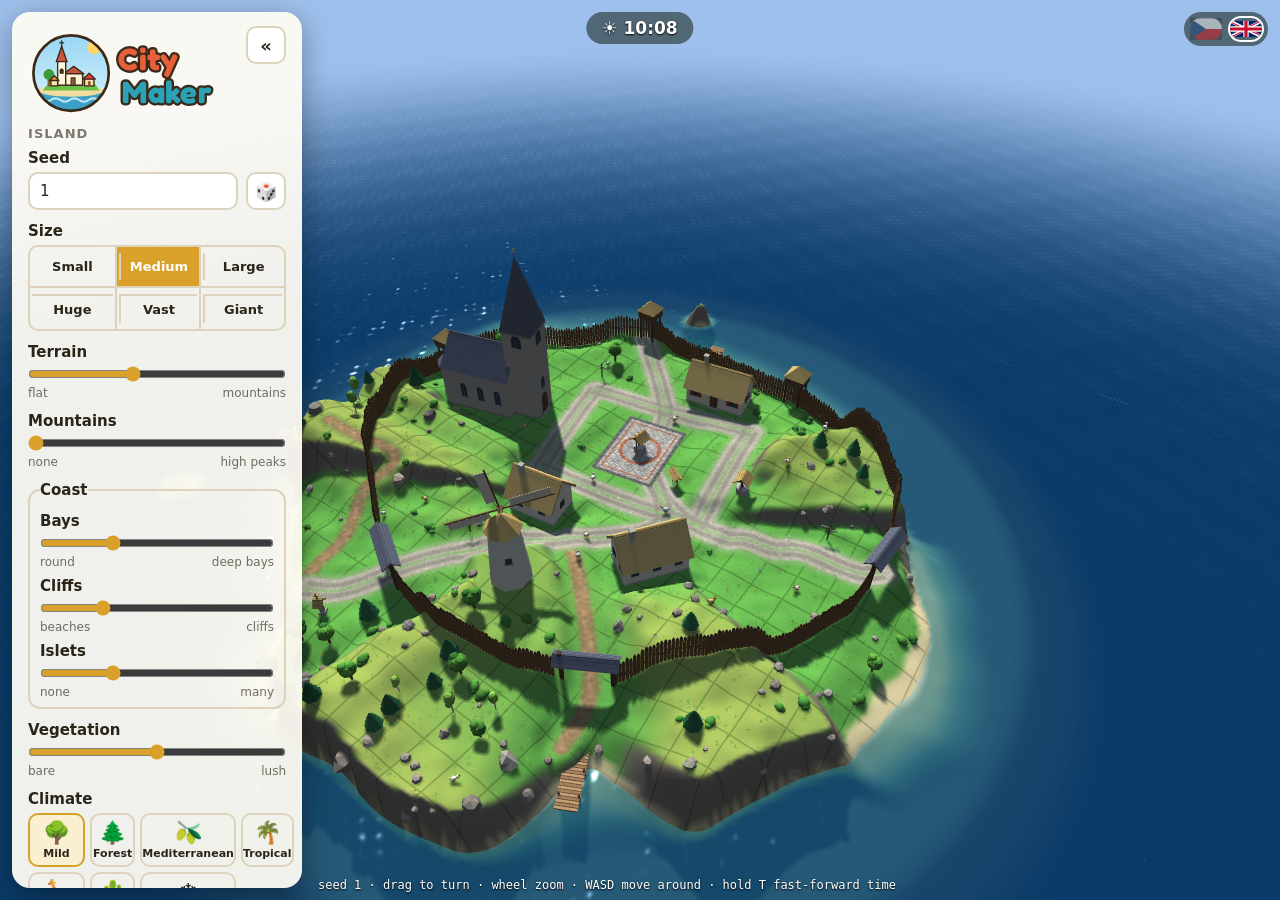
<file: index.html>
<!DOCTYPE html>
<html lang="en">
<head>
  <meta charset="utf-8">
  <title>CityMaker</title>
  <!-- The app lives in static/. This page lets `python -m http.server` run from the project root. -->
  <meta http-equiv="refresh" content="0; url=static/">
  <link rel="icon" href="static/favicon.svg" type="image/svg+xml">
</head>
<body>
  <p><a href="static/">Open CityMaker</a></p>
  <script>location.replace("static/" + location.search);</script>
</body>
</html>
</file>
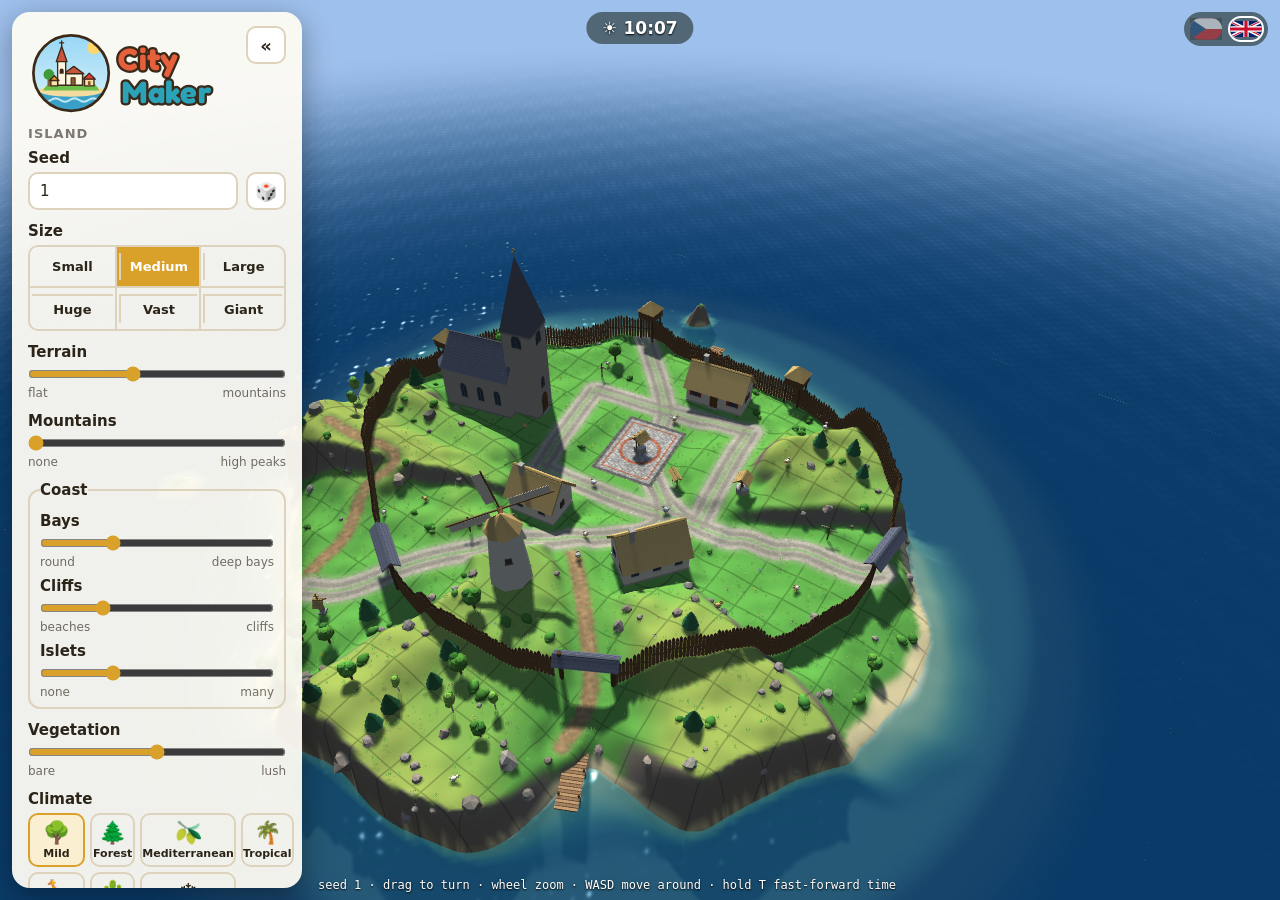
<file: static/index.html>
<!DOCTYPE html>
<html lang="en">
<head>
  <meta charset="utf-8">
  <meta name="viewport" content="width=device-width, initial-scale=1, viewport-fit=cover">
  <title>CityMaker</title>
  <link rel="icon" href="favicon.svg" type="image/svg+xml">
  <link rel="preconnect" href="https://fonts.googleapis.com">
  <link rel="preconnect" href="https://fonts.gstatic.com" crossorigin>
  <link rel="stylesheet" href="https://fonts.googleapis.com/css2?family=Fredoka:wght@600;700&display=swap">
  <link rel="stylesheet" href="css/style.css">
</head>
<body>
  <canvas id="game" tabindex="-1"></canvas>

  <aside id="editor" aria-labelledby="editor-title">
    <div class="editor-head">
      <h1 class="logo">
        <svg viewBox="0 0 312 140" role="img" aria-labelledby="logo-title">
          <title id="logo-title">CityMaker</title>
          <defs>
            <clipPath id="logo-badge"><circle cx="64" cy="70" r="56"/></clipPath>
            <linearGradient id="logo-sky" x1="0" y1="0" x2="0" y2="1">
              <stop offset="0" stop-color="#8fd3f4"/>
              <stop offset="1" stop-color="#e3f6fc"/>
            </linearGradient>
          </defs>
          <!-- Badge: a little town on an island -->
          <circle cx="64" cy="70" r="60" fill="#fffaf0"/>
          <g clip-path="url(#logo-badge)" stroke="#3b2a1a" stroke-linejoin="round">
            <rect x="0" y="0" width="140" height="140" fill="url(#logo-sky)" stroke="none"/>
            <circle cx="98" cy="32" r="10" fill="#ffd66b" stroke="none"/>
            <rect x="0" y="96" width="140" height="40" fill="#3aa0c8" stroke="none"/>
            <path d="M6 110 q7 -5 14 0 t14 0 t14 0 t14 0 t14 0 t14 0 t14 0 t14 0" fill="none" stroke="#bfe8f5" stroke-width="3" stroke-linecap="round"/>
            <ellipse cx="64" cy="96" rx="48" ry="9" fill="#f3dca0" stroke="none"/>
            <path d="M22 96 Q40 70 64 72 Q90 68 106 96 Z" fill="#6cc04a" stroke="none"/>
            <!-- tree -->
            <rect x="29" y="74" width="4" height="16" rx="2" fill="#8a5a33" stroke="none"/>
            <circle cx="31" cy="72" r="8" fill="#3f9a3a" stroke="none"/>
            <!-- church: tower with a spire, and the nave -->
            <rect x="55" y="70" width="26" height="18" fill="#fff4dc" stroke-width="2"/>
            <path d="M53 71 L68 60 L83 71 Z" fill="#c8553d" stroke-width="2"/>
            <rect x="44" y="52" width="12" height="36" fill="#fff4dc" stroke-width="2"/>
            <path d="M42 53 L50 30 L58 53 Z" fill="#c8553d" stroke-width="2"/>
            <path d="M50 30 v-8 m-3 3 h6" stroke-width="2" stroke-linecap="round" fill="none"/>
            <path d="M47 66 a3 3 0 0 1 6 0 v5 h-6 z" fill="#3b2a1a" stroke="none"/>
            <rect x="64" y="77" width="6" height="11" fill="#8a5a33" stroke-width="1.5"/>
            <!-- houses -->
            <rect x="84" y="78" width="14" height="11" fill="#ffe2a8" stroke-width="2"/>
            <path d="M82 79 L91 70 L100 79 Z" fill="#e5383b" stroke-width="2"/>
            <rect x="89" y="82" width="4" height="7" fill="#8a5a33" stroke="none"/>
            <rect x="34" y="80" width="10" height="9" fill="#ffe2a8" stroke-width="2"/>
            <path d="M32 81 L39 74 L46 81 Z" fill="#f39b2f" stroke-width="2"/>
          </g>
          <circle cx="64" cy="70" r="56" fill="none" stroke="#3b2a1a" stroke-width="4"/>
          <!-- Wordmark -->
          <text x="134" y="66" class="logo-word logo-city">City</text>
          <text x="140" y="114" class="logo-word logo-maker">Maker</text>
        </svg>
      </h1>
      <button type="button" id="hide-panel" class="icon-button" data-t-title="hidePanel">«</button>
    </div>
    <h2 id="editor-title" data-t="editorTitle"></h2>

    <form id="options">
      <div class="field">
        <label for="opt-seed" data-t="seed"></label>
        <div class="row">
          <input id="opt-seed" name="seed" type="number" min="0" max="2147483647" step="1" inputmode="numeric" required>
          <button type="button" id="random-seed" class="icon-button" data-t-title="randomSeed">🎲</button>
        </div>
      </div>
      <fieldset class="field">
        <legend data-t="size"></legend>
        <div class="segmented" id="opt-size"></div>
      </fieldset>
      <div class="field">
        <label for="opt-hilliness" data-t="hilliness"></label>
        <input id="opt-hilliness" name="hilliness" type="range" min="0" max="100" step="1">
        <div class="ends"><span data-t="hillinessLow"></span><span data-t="hillinessHigh"></span></div>
      </div>
      <div class="field">
        <label for="opt-peaks" data-t="peaks"></label>
        <input id="opt-peaks" name="peaks" type="range" min="0" max="100" step="1">
        <div class="ends"><span data-t="peaksLow"></span><span data-t="peaksHigh"></span></div>
      </div>
      <fieldset class="field group">
        <legend data-t="coast"></legend>
        <div class="field">
          <label for="opt-bays" data-t="bays"></label>
          <input id="opt-bays" name="bays" type="range" min="0" max="100" step="1">
          <div class="ends"><span data-t="baysLow"></span><span data-t="baysHigh"></span></div>
        </div>
        <div class="field">
          <label for="opt-cliffs" data-t="cliffs"></label>
          <input id="opt-cliffs" name="cliffs" type="range" min="0" max="100" step="1">
          <div class="ends"><span data-t="cliffsLow"></span><span data-t="cliffsHigh"></span></div>
        </div>
        <div class="field">
          <label for="opt-islets" data-t="islets"></label>
          <input id="opt-islets" name="islets" type="range" min="0" max="100" step="1">
          <div class="ends"><span data-t="isletsLow"></span><span data-t="isletsHigh"></span></div>
        </div>
      </fieldset>
      <div class="field">
        <label for="opt-vegetation" data-t="vegetation"></label>
        <input id="opt-vegetation" name="vegetation" type="range" min="0" max="100" step="1">
        <div class="ends"><span data-t="vegetationLow"></span><span data-t="vegetationHigh"></span></div>
      </div>
      <fieldset class="field">
        <legend data-t="climate"></legend>
        <div class="climates" id="opt-climate"></div>
      </fieldset>
      <fieldset class="field">
        <legend data-t="settlement"></legend>
        <div class="segmented" id="opt-settlement"></div>
      </fieldset>
      <fieldset class="field group" id="buildings-group">
        <legend data-t="buildingsTitle"></legend>
        <div class="field">
          <label for="opt-architecture" data-t="architecture"></label>
          <select id="opt-architecture" name="architecture"></select>
        </div>
        <div class="field">
          <label for="opt-temple" data-t="temple"></label>
          <select id="opt-temple" name="temple"></select>
        </div>
        <div class="field">
          <label for="opt-density" data-t="density"></label>
          <input id="opt-density" name="density" type="range" min="0" max="100" step="1">
          <div class="ends"><span data-t="densityLow"></span><span data-t="densityHigh"></span></div>
        </div>
        <div class="field">
          <label for="opt-height" data-t="height"></label>
          <input id="opt-height" name="height" type="range" min="0" max="100" step="1">
          <div class="ends"><span data-t="heightLow"></span><span data-t="heightHigh"></span></div>
        </div>
        <div class="field">
          <label for="opt-variety" data-t="variety"></label>
          <input id="opt-variety" name="variety" type="range" min="0" max="100" step="1">
          <div class="ends"><span data-t="varietyLow"></span><span data-t="varietyHigh"></span></div>
        </div>
        <div class="features" id="opt-features"></div>
      </fieldset>
      <button type="submit" class="primary" id="generate" data-t="generate"></button>
    </form>

    <div class="actions">
      <button type="button" id="explore" class="secondary" data-t="explore"></button>
      <div class="row">
        <button type="button" id="export" data-t="exportJson"></button>
        <button type="button" id="export-glb" data-t="exportGlb" data-t-title="exportGlbTitle"></button>
      </div>
      <button type="button" id="import" data-t="importJson"></button>
      <input id="import-file" type="file" accept=".json,application/json" hidden>
      <label class="check"><input type="checkbox" id="show-grid" checked> <span data-t="showGrid"></span></label>
    </div>
    <p id="stats"></p>
    <p id="message" role="alert" hidden></p>
  </aside>

  <button type="button" id="show-panel" class="pill" data-t-title="showPanel" hidden>☰</button>
  <button type="button" id="back-button" class="pill" data-t-title="backToEditorTitle" hidden>← <span data-t="backToEditor"></span></button>
  <div id="clock" class="pill" data-t-title="clockTitle">☀ 10:00</div>
  <div id="lang" role="group"></div>

  <div id="start" role="dialog" aria-modal="true" aria-labelledby="start-title" hidden>
    <div class="panel">
      <h2 id="start-title" data-t="chooseTitle"></h2>
      <div class="cards"></div>
      <p class="note" data-t="chooseNote"></p>
      <button type="button" class="cancel" data-t="cancel"></button>
    </div>
  </div>

  <div id="stick" hidden><div class="knob"></div></div>
  <button id="time-button" class="touch-button" type="button" data-t-title="timeButton">⏩</button>
  <div id="hud">loading…</div>
  <script type="module" src="js/main.js"></script>
</body>
</html>
</file>
<file: static/css/style.css>
html, body {
  margin: 0;
  height: 100%;
  background: #111;
  overflow: hidden;
}

#game {
  display: block;
  width: 100vw;
  height: 100vh;
}

#hud {
  position: fixed;
  bottom: 8px;
  left: 8px;
  font: 12px monospace;
  color: #fff;
  text-shadow: 0 1px 2px #000;
}

[hidden] {
  display: none !important;
}

#lang {
  position: fixed;
  top: 12px;
  right: 12px;
  display: flex;
  gap: 4px;
  padding: 4px;
  border-radius: 999px;
  background: rgba(20, 30, 20, 0.55);
}

#lang button {
  display: block;
  width: 36px;
  height: 26px;
  padding: 0;
  border: 2px solid transparent;
  border-radius: 999px;
  overflow: hidden;
  background: none;
  cursor: pointer;
  opacity: 0.5;
  transition: opacity 0.15s, border-color 0.15s;
}

#lang button svg {
  display: block;
  width: 100%;
  height: 100%;
}

#lang button:hover,
#lang button:focus-visible {
  opacity: 0.85;
}

#lang button[aria-pressed="true"] {
  opacity: 1;
  border-color: #fff;
}

/* ---- Touch controls ---- */

html, body, #game {
  touch-action: none;           /* no browser pan/zoom gestures over the game */
  overscroll-behavior: none;
  -webkit-user-select: none;
  user-select: none;
  -webkit-tap-highlight-color: transparent;
}

#stick {
  position: fixed;
  width: 112px;
  height: 112px;
  margin: -56px 0 0 -56px;
  border-radius: 50%;
  background: rgba(255, 255, 255, 0.12);
  border: 2px solid rgba(255, 255, 255, 0.45);
  pointer-events: none;
}

#stick .knob {
  position: absolute;
  left: 32px;
  top: 32px;
  width: 48px;
  height: 48px;
  border-radius: 50%;
  background: rgba(255, 255, 255, 0.7);
  box-shadow: 0 2px 6px rgba(0, 0, 0, 0.35);
}

.touch-button {
  position: fixed;
  display: none;
  width: 64px;
  height: 64px;
  border: 2px solid rgba(255, 255, 255, 0.6);
  border-radius: 50%;
  background: rgba(20, 30, 20, 0.55);
  color: #fff;
  font-size: 28px;
  line-height: 1;
  touch-action: manipulation;
}

body.touch .touch-button {
  display: block;
}

#time-button {
  right: calc(20px + env(safe-area-inset-right));
  bottom: calc(28px + env(safe-area-inset-bottom));
  width: 52px;
  height: 52px;
  font-size: 22px;
}

#time-button.active {
  background: rgba(210, 160, 40, 0.8);
}

body.touch #hud {
  bottom: auto;
  top: calc(64px + env(safe-area-inset-top));
  left: calc(12px + env(safe-area-inset-left));
  max-width: 60vw;
  padding: 4px 8px;
  border-radius: 6px;
  background: rgba(20, 30, 20, 0.55);
  animation: fade-help 10s forwards;
}

@keyframes fade-help {
  80% { opacity: 1; }
  100% { opacity: 0; visibility: hidden; }
}

#lang {
  top: calc(12px + env(safe-area-inset-top));
  right: calc(12px + env(safe-area-inset-right));
}

/* ---- Start screen: avatar choice ---- */

#start {
  position: fixed;
  inset: 0;
  display: grid;
  place-items: center;
  padding: 16px;
  background: rgba(10, 30, 40, 0.45);
  -webkit-backdrop-filter: blur(3px);
  backdrop-filter: blur(3px);
  z-index: 5;
}

#lang {
  z-index: 10; /* the language can be switched over the dialogs too */
}

#start .panel {
  max-width: 760px;
  padding: 20px 24px;
  border-radius: 18px;
  background: rgba(255, 252, 245, 0.95);
  color: #2b2418;
  text-align: center;
  font: 16px system-ui, sans-serif;
  box-shadow: 0 8px 30px rgba(0, 0, 0, 0.4);
}

.logo-word {
  font-family: "Fredoka", "Arial Rounded MT Bold", "Trebuchet MS", system-ui, sans-serif;
  font-weight: 700;
  font-size: 46px;
  stroke: #3b2a1a;
  stroke-width: 7px;
  stroke-linejoin: round;
  paint-order: stroke;
  letter-spacing: 0.5px;
}

.logo-city {
  fill: #e5603b;
}

.logo-maker {
  fill: #2aa3b8;
}

#start h2 {
  margin: 0 0 14px;
  font-size: 22px;
}

#start .cards {
  display: grid;
  grid-template-columns: repeat(4, 1fr);
  gap: 12px;
}

#start .card {
  position: relative;
  display: flex;
  flex-direction: column;
  align-items: center;
  padding: 8px 8px 10px;
  border: 3px solid transparent;
  border-radius: 14px;
  background: linear-gradient(#bfe3f5, #e9f6e3);
  color: inherit;
  font: 600 16px system-ui, sans-serif;
  cursor: pointer;
  transition: transform 0.12s, border-color 0.12s;
  touch-action: manipulation;
}

#start .card:hover,
#start .card:focus-visible {
  transform: translateY(-3px);
  border-color: #d9a02a;
  outline: none;
}

#start .card canvas {
  width: 140px;
  height: 140px;
  max-width: 100%;
  aspect-ratio: 1;
}

#start .card .key {
  position: absolute;
  top: 6px;
  left: 8px;
  font-size: 12px;
  opacity: 0.5;
}

body.touch #start .card .key {
  display: none;
}

#start .note {
  margin: 14px 0 0;
  font-size: 14px;
  opacity: 0.8;
}

#start .cancel {
  margin-top: 12px;
  padding: 8px 22px;
  border: 2px solid #c9bda4;
  border-radius: 999px;
  background: none;
  color: inherit;
  font: 600 15px system-ui, sans-serif;
  cursor: pointer;
}

@media (max-width: 640px), (max-height: 420px) {
  #start .panel {
    padding: 14px;
  }
  #start h2 {
    font-size: 18px;
    margin-bottom: 10px;
  }
  #start .card canvas {
    width: 96px;
    height: 96px;
  }
}

@media (max-width: 480px) {
  #start .cards {
    grid-template-columns: repeat(2, 1fr);
  }
}

/* ---- Pills: clock, back to the editor, show the panel ---- */

.pill {
  position: fixed;
  top: calc(12px + env(safe-area-inset-top));
  padding: 6px 16px;
  border: 0;
  border-radius: 999px;
  background: rgba(20, 30, 20, 0.55);
  color: #fff;
  font: 600 17px system-ui, sans-serif;
  text-shadow: 0 1px 2px #000;
}

button.pill {
  cursor: pointer;
  touch-action: manipulation;
}

button.pill:hover,
button.pill:focus-visible {
  background: rgba(20, 30, 20, 0.75);
}

#clock {
  left: 50%;
  transform: translateX(-50%);
  font-variant-numeric: tabular-nums;
  user-select: none;
  pointer-events: none;
}

#show-panel,
#back-button {
  left: calc(12px + env(safe-area-inset-left));
}

/* ---- Editor panel ---- */

#editor {
  --ink: #2b2418;
  --line: #ddd2bb;
  --accent: #d9a02a;
  position: fixed;
  top: calc(12px + env(safe-area-inset-top));
  left: calc(12px + env(safe-area-inset-left));
  bottom: 12px;
  z-index: 4;
  width: 290px;
  box-sizing: border-box;
  overflow-y: auto;
  padding: 14px 16px 16px;
  border-radius: 18px;
  background: rgba(255, 252, 245, 0.94);
  color: var(--ink);
  font: 15px system-ui, sans-serif;
  box-shadow: 0 8px 30px rgba(0, 0, 0, 0.35);
  -webkit-user-select: none;
  user-select: none;
  touch-action: pan-y;
}

#editor .editor-head {
  display: flex;
  align-items: flex-start;
  gap: 8px;
}

#editor .logo {
  flex: 1;
  margin: 0;
  line-height: 0;
}

#editor .logo svg {
  width: 100%;
  height: auto;
}

#editor h2 {
  margin: 6px 0 8px;
  font-size: 13px;
  text-transform: uppercase;
  letter-spacing: 0.08em;
  opacity: 0.6;
}

#editor .field {
  margin: 0 0 12px;
  padding: 0;
  border: 0;
  min-width: 0;
}

#editor select {
  box-sizing: border-box;
  width: 100%;
  padding: 7px 10px;
  border: 2px solid var(--line);
  border-radius: 10px;
  background: #fff;
  color: inherit;
  font: inherit;
}

#editor .features {
  display: grid;
  grid-template-columns: 1fr 1fr;
  gap: 4px 10px;
  margin-bottom: 10px;
}

#editor .features .check {
  font-size: 13px;
}

#editor .group {
  padding: 8px 10px 0;
  border: 2px solid var(--line);
  border-radius: 12px;
}

#editor .group .field {
  margin-bottom: 8px;
}

#editor label:not(.check),
#editor legend {
  display: block;
  margin-bottom: 5px;
  padding: 0;
  font-weight: 600;
}

#editor .row {
  display: flex;
  gap: 8px;
}

#editor .row > * {
  flex: 1;
  min-width: 0;
}

#editor .row > .icon-button {
  flex: none;
}

#editor input[type="number"] {
  box-sizing: border-box;
  width: 100%;
  padding: 7px 10px;
  border: 2px solid var(--line);
  border-radius: 10px;
  background: #fff;
  color: inherit;
  font: inherit;
  font-variant-numeric: tabular-nums;
}

#editor input[type="range"] {
  width: 100%;
  margin: 0;
  accent-color: var(--accent);
}

#editor .ends {
  display: flex;
  justify-content: space-between;
  font-size: 12px;
  opacity: 0.65;
}

#editor input:focus-visible,
#editor button:focus-visible,
#editor .segmented input:focus-visible + span,
#editor .climates input:focus-visible + span {
  outline: 3px solid var(--ink);
  outline-offset: 1px;
}

.segmented {
  display: grid;
  grid-template-columns: repeat(4, 1fr);
  border: 2px solid var(--line, #ddd2bb);
  border-radius: 10px;
  overflow: hidden;
}

.segmented label,
.climates label {
  position: relative;
  margin: 0 !important;
  cursor: pointer;
}

.segmented input,
.climates input {
  position: absolute;
  opacity: 0;
  pointer-events: none;
}

.segmented span {
  display: block;
  padding: 6px 2px;
  text-align: center;
  font-size: 13px;
  font-weight: 600;
}

.segmented label + label span {
  border-left: 2px solid var(--line, #ddd2bb);
}

.segmented input:checked + span {
  background: var(--accent, #d9a02a);
  color: #fff;
}

/* Six choices in two rows of three. */
#opt-size,
#opt-settlement {
  grid-template-columns: repeat(3, 1fr);
}

#opt-size label:nth-child(4) span,
#opt-settlement label:nth-child(4) span {
  border-left: 0;
}

#opt-size label:nth-child(n + 4) span,
#opt-settlement label:nth-child(n + 4) span {
  border-top: 2px solid var(--line, #ddd2bb);
}

.climates {
  display: grid;
  grid-template-columns: repeat(4, 1fr);
  gap: 5px;
}

.climates label > span {
  display: flex;
  flex-direction: column;
  align-items: center;
  gap: 2px;
  padding: 6px 0 5px;
  border: 2px solid var(--line, #ddd2bb);
  border-radius: 10px;
  font-size: 11px;
  font-weight: 600;
  transition: border-color 0.12s, background 0.12s;
}

.climates .icon {
  font-size: 22px;
  line-height: 1.1;
}

.climates input:checked + span {
  border-color: var(--accent, #d9a02a);
  background: #fbefd2;
}

#editor button {
  padding: 9px 12px;
  border: 2px solid var(--line);
  border-radius: 999px;
  background: #fff;
  color: inherit;
  font: 600 14px system-ui, sans-serif;
  cursor: pointer;
  touch-action: manipulation;
}

#editor button:hover {
  border-color: var(--accent);
}

#editor button:disabled {
  opacity: 0.55;
  cursor: progress;
}

#editor .icon-button {
  width: 40px;
  height: 38px;
  padding: 0;
  border-radius: 10px;
  font-size: 18px;
}

#editor button.primary {
  width: 100%;
  padding: 11px;
  border: 0;
  background: var(--accent);
  color: #fff;
  font-size: 17px;
}

#editor button.primary:hover {
  background: #c58d1c;
}

#editor .actions {
  display: grid;
  gap: 8px;
  margin-top: 14px;
  padding-top: 14px;
  border-top: 2px solid var(--line);
}

#editor button.secondary {
  border-color: #2aa3b8;
  background: #2aa3b8;
  color: #fff;
  font-size: 15px;
}

#editor button.secondary:hover {
  background: #23899b;
}

#editor .check {
  display: flex;
  align-items: center;
  gap: 8px;
  font-size: 14px;
  cursor: pointer;
}

#editor .check input {
  margin: 0;
  accent-color: var(--accent);
}

#stats {
  margin: 12px 0 0;
  font-size: 12px;
  opacity: 0.65;
}

#message {
  margin: 8px 0 0;
  padding: 8px 10px;
  border-radius: 8px;
  background: #fbe0d8;
  color: #8a1f0c;
  font-size: 13px;
}

/* Phones: the panel becomes a sheet along the bottom. */
@media (max-width: 640px) {
  #editor {
    top: auto;
    left: 8px;
    right: 8px;
    bottom: calc(8px + env(safe-area-inset-bottom));
    width: auto;
    max-height: 52vh;
    padding: 10px 14px 14px;
  }
  #editor .logo svg {
    max-width: 190px;
  }
  .pill {
    font-size: 15px;
    padding: 5px 12px;
  }
  #lang button {
    width: 30px;
    height: 22px;
  }
}

/* The help line sits beside the editor panel, not under it. */
body.panel-open #hud {
  left: 318px;
}

@media (max-width: 640px) {
  body.panel-open #hud {
    display: none;
  }
}
</file>
